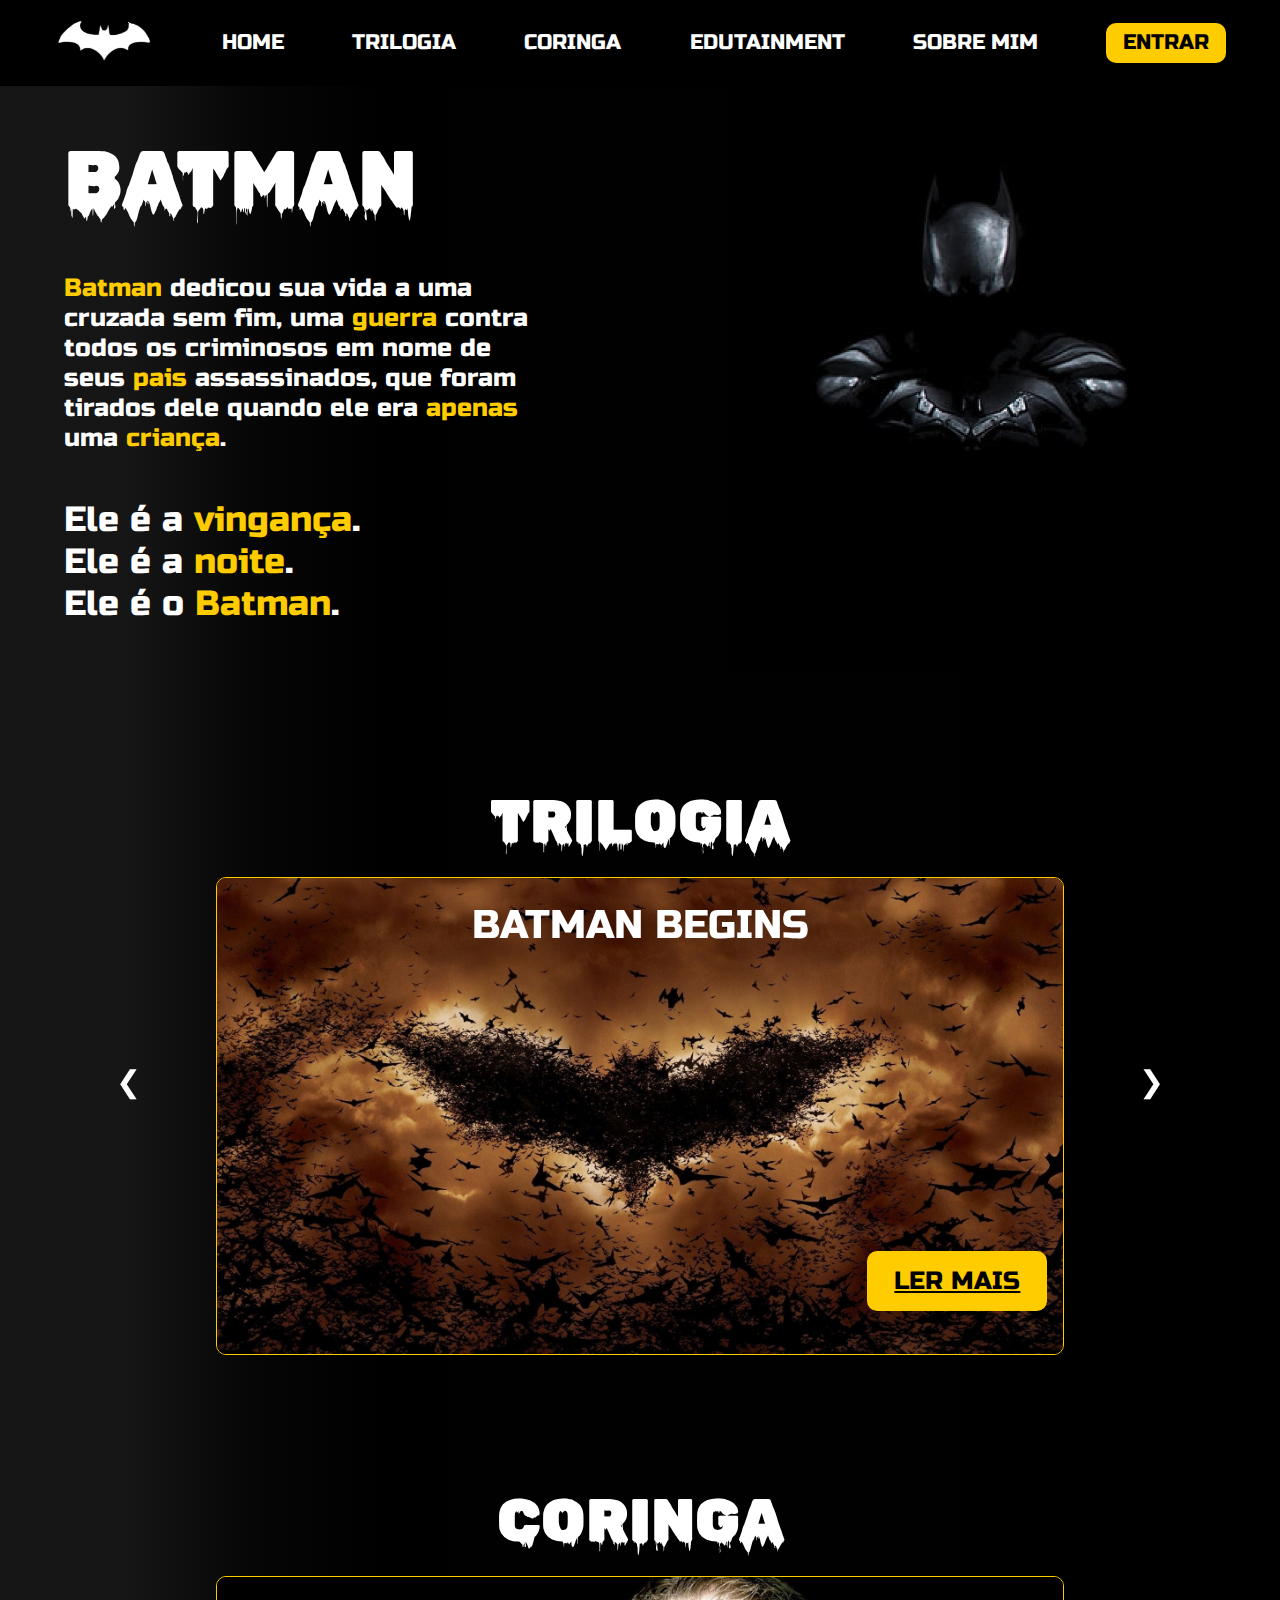
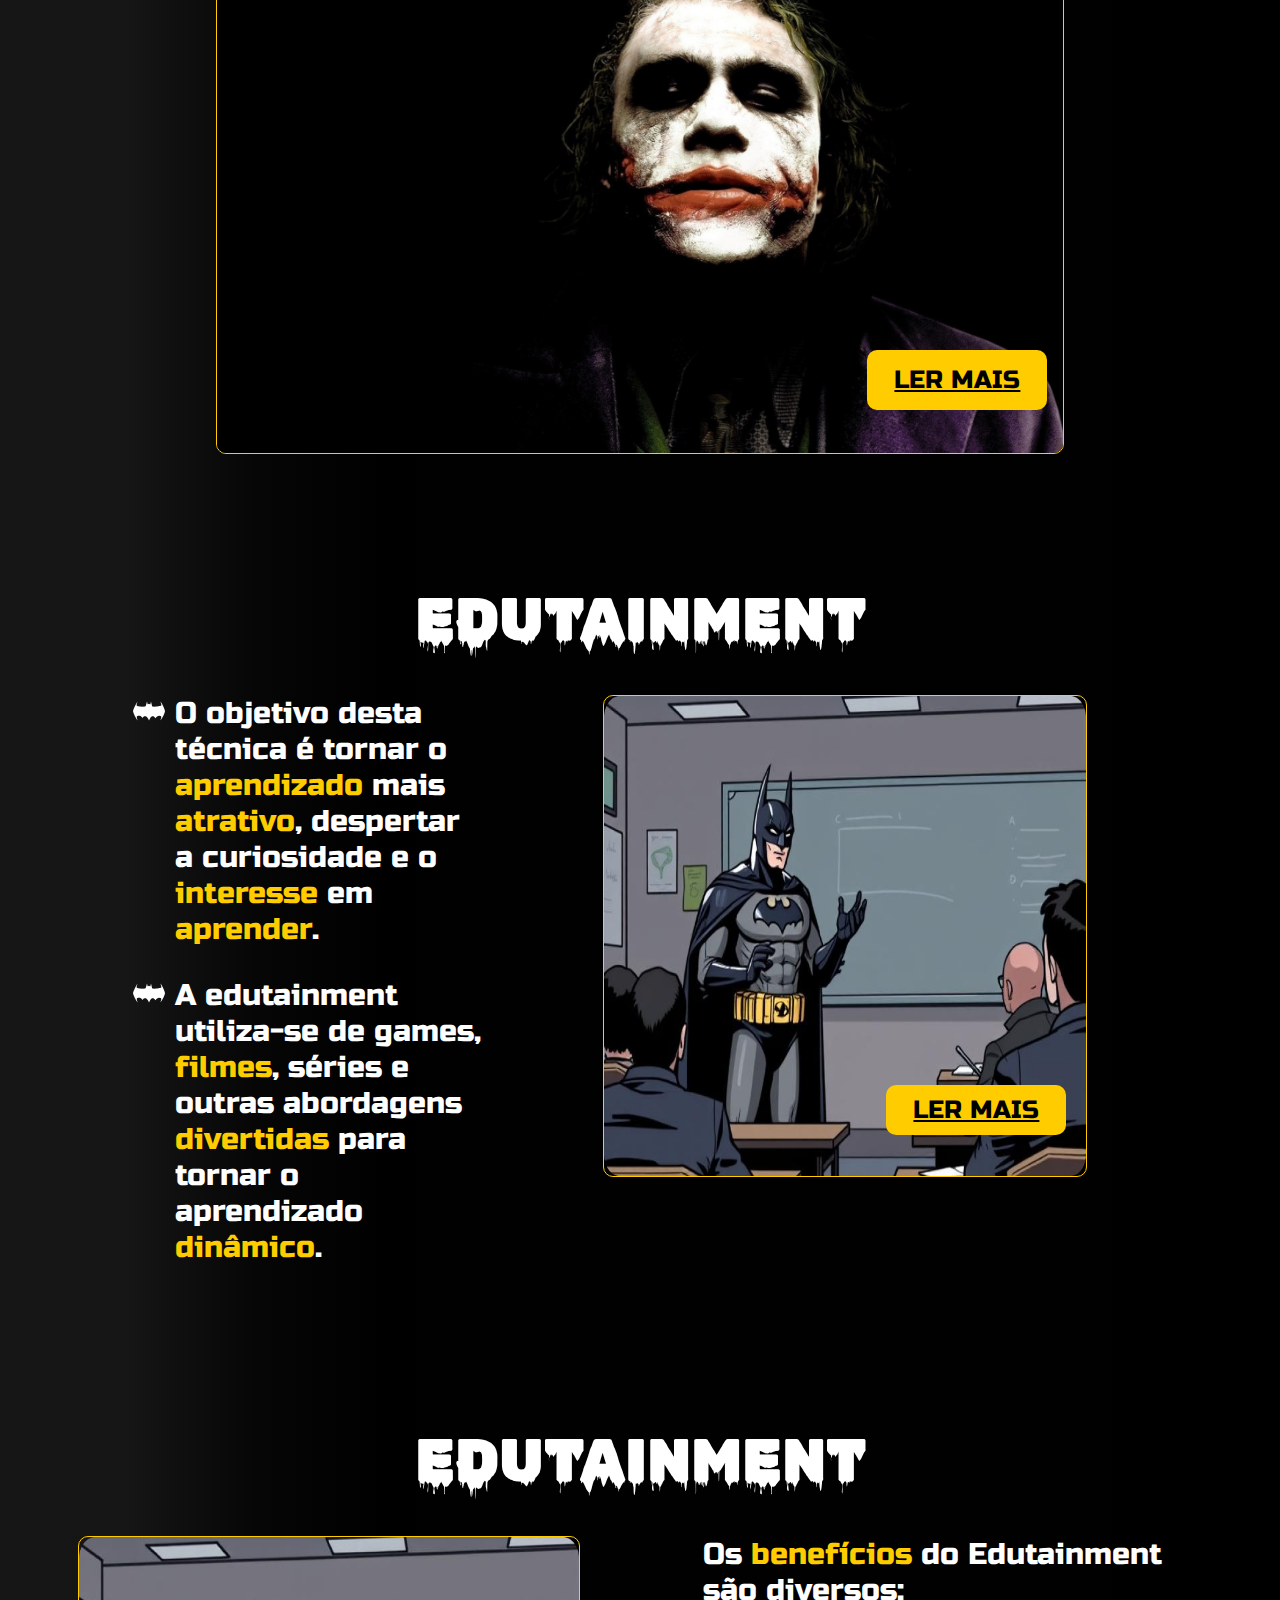
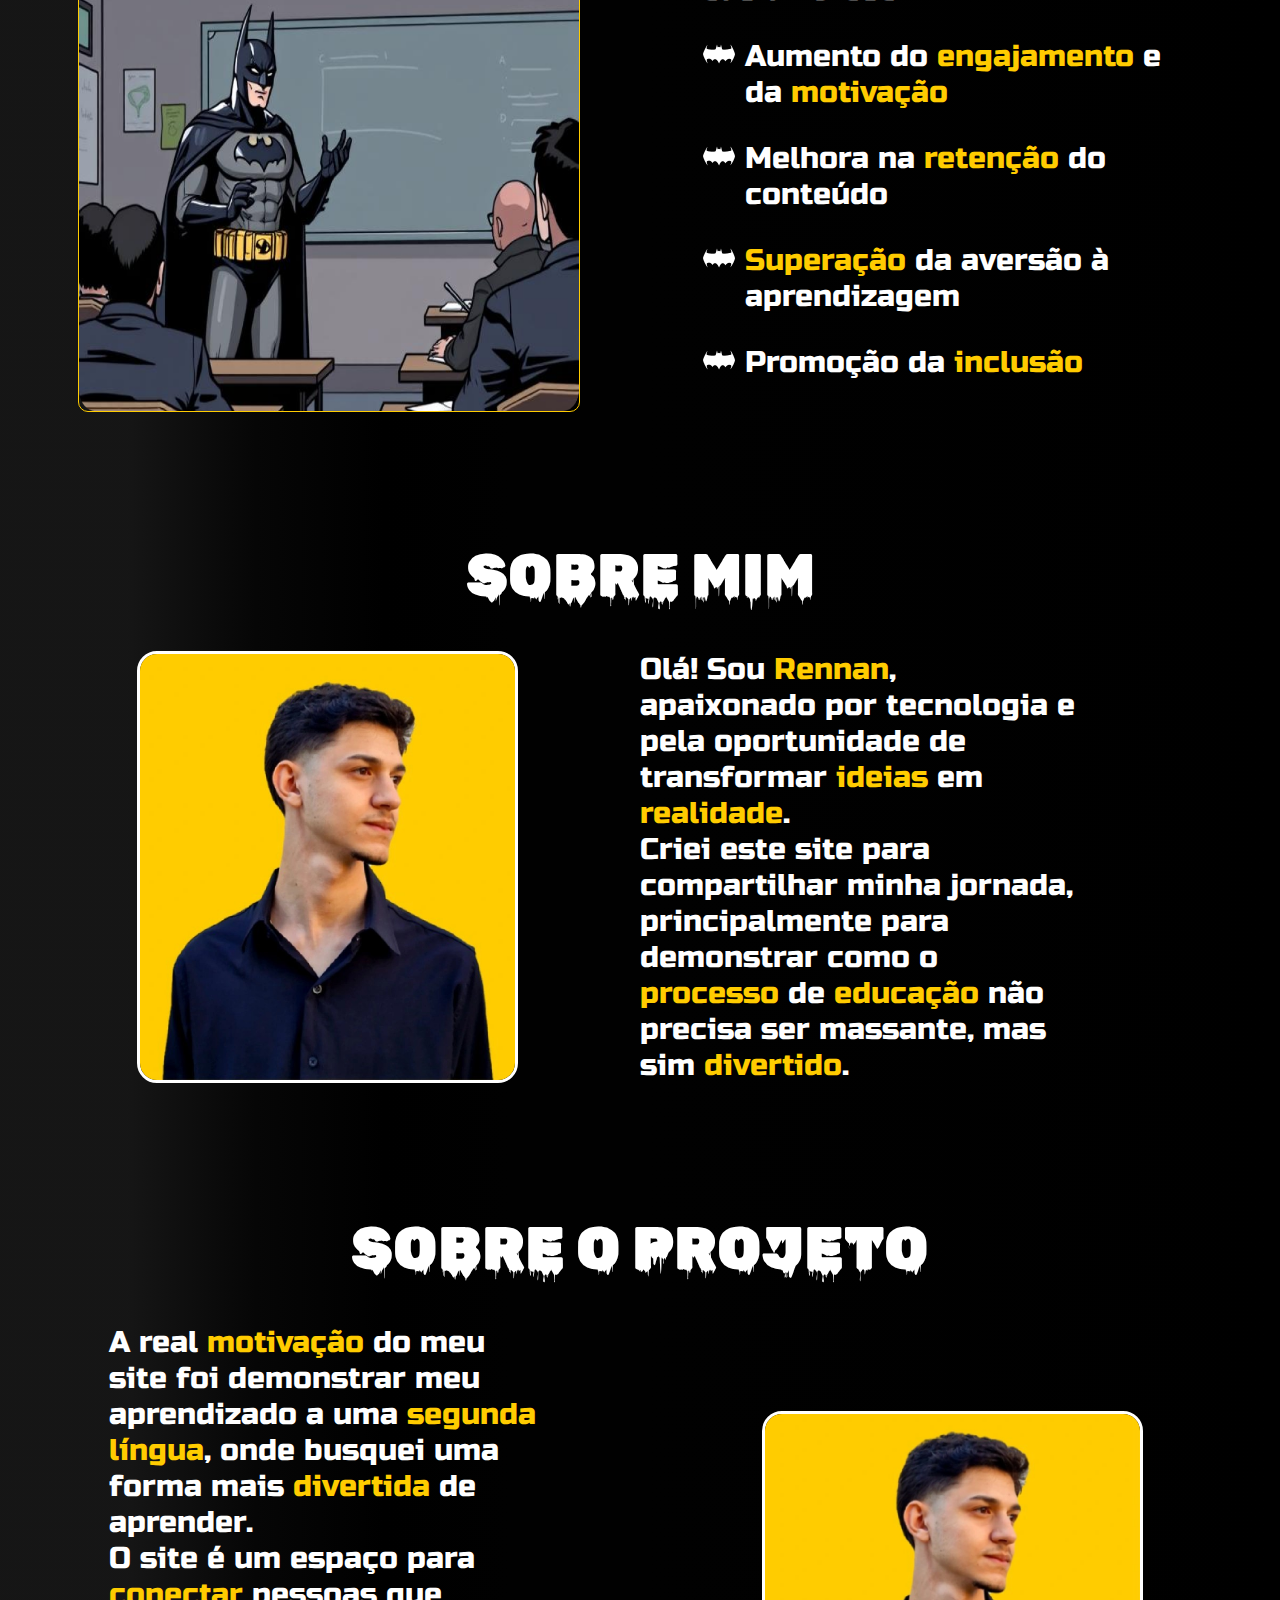
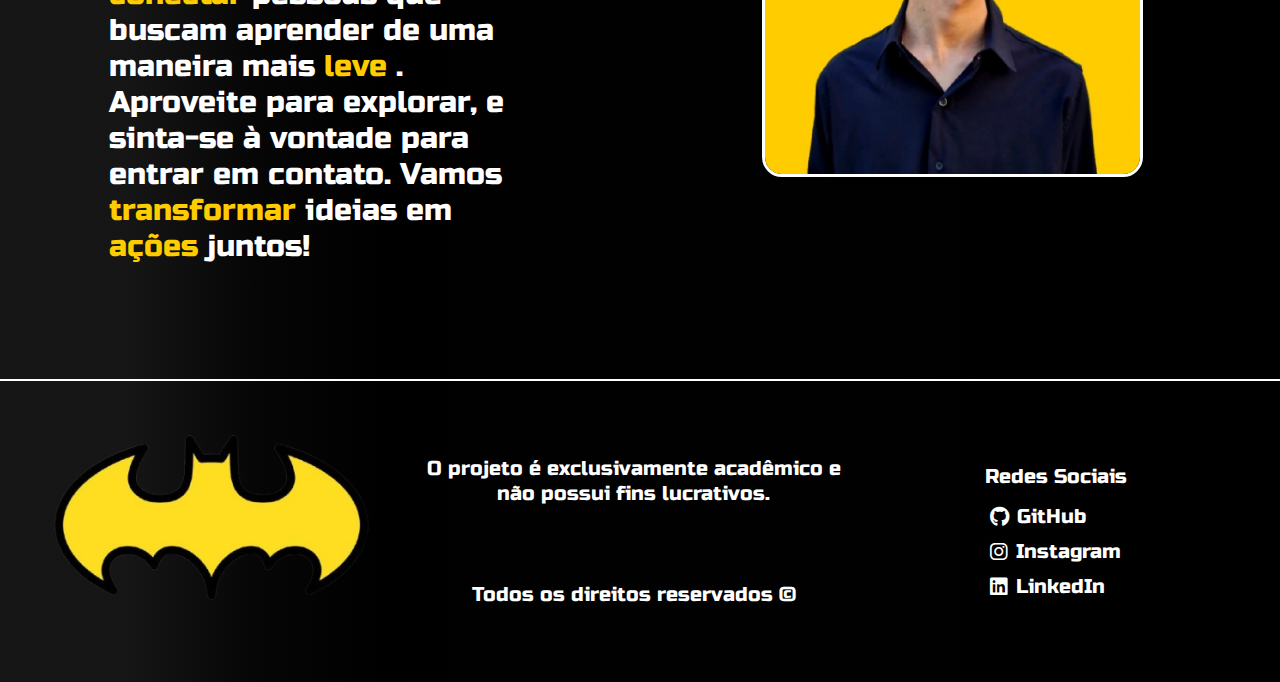
<file: web-data-viz/public/index.html>
<!DOCTYPE html>
<html lang="pt-br">

<head>
    <meta charset="UTF-8">
    <meta name="viewport" content="width=device-width, initial-scale=1.0">
    <title>BatSite</title>
    <link rel="stylesheet" href="css/style.css">
    <link rel="stylesheet" href="https://cdnjs.cloudflare.com/ajax/libs/font-awesome/6.5.1/css/all.min.css">
    <link rel="icon" href="assets/logo.png" type="image/x-icon">
</head>

<body>
    <section class="container">
        <nav>
            <img src="assets/logo.png" alt="logo-batman">
            <a href="#">HOME</a>
            <a href="#trilogia">TRILOGIA</a>
            <a href="#coringa">CORINGA</a>
            <a href="#edutainment">EDUTAINMENT</a>
            <a href="#sobremim">SOBRE MIM</a>
            <a href="auth/bat-login.html" class="btn-amarelo">ENTRAR</a>
        </nav>

        <div class="home">
            <div class="txthome">
                <h1>BATMAN</h1>
                <span class="textoPrincipal"><span class="yellowWord">Batman</span> dedicou sua vida a uma cruzada sem
                    fim, uma <span class="yellowWord">guerra</span> contra todos os criminosos em nome de seus <span
                        class="yellowWord">pais</span> assassinados, que foram tirados dele quando ele era <span
                        class="yellowWord">apenas</span> uma <span class="yellowWord">criança</span>.</span>

                <div class="frasesImpactantes">
                    <p>Ele é a <span class="yellowWord">vingança</span>.</p>
                    <p>Ele é a <span class="yellowWord">noite</span>.</p>
                    <p>Ele é o <span class="yellowWord">Batman</span>.</p>
                </div>
            </div>
            <img src="assets/batman 1.png">
        </div>
        <div class="container2">
            <div id="trilogia" class="trilogia">
                <h1>TRILOGIA</h1>
                <div class="imgCard">
                    <div class="flip-card-front">
                        <span id="card-title">BATMAN BEGINS</span>
                        <img id="card-image" src="assets/BEGIN.jpg" alt="card-begins">
                        <!-- Alteração: Adicionei o id "lerMais" aqui -->
                        <a class="btn-amarelo" id="lerMais" href="https://dublagem.fandom.com/wiki/Batman_Begins" target="_blank">LER MAIS</a>
                    </div>
                </div>
                <button class="btn-prev" onclick="changeImage(-1)">&#10094;</button>
                <button class="btn-next" onclick="changeImage(1)">&#10095;</button>
            </div>
            
            

            <div id="coringa" class="coringa">
                <h1>CORINGA</h1>
                <div class="imgCard">
                    <img src="assets/coringa.jpg" alt="card-begins">
                    <a class="btn-amarelo" target="_blank" href="https://batman.fandom.com/pt-br/wiki/Coringa_(Heath_Ledger)">LER MAIS</a>
                </div>
            </div>

            <div id="edutainment" class="edutainment">
                <h1>EDUTAINMENT</h1>
                <div class="conteudo">
                    <div class="textosedutainment">
                        <ul>
                            <div class="bloco1">
                                <img  src="assets/list-icon.png" alt="">
                                <li>O objetivo desta técnica é tornar o <span class="yellowWord">aprendizado</span> mais
                                    <span class="yellowWord">atrativo</span>, despertar a curiosidade e o <span
                                        class="yellowWord">interesse</span> em <span class="yellowWord">aprender</span>.
                                </li>
                            </div>
                            <div class="bloco1">
                                <img src="assets/list-icon.png" alt="">
                                <li>A edutainment utiliza-se de games, <span class="yellowWord">filmes</span>, séries e
                                    outras
                                    abordagens <span class="yellowWord">divertidas</span> para tornar
                                    o aprendizado <span class="yellowWord">dinâmico</span>.</li>
                            </div>
                        </ul>
                    </div>
                    <div class="imgCard2">
                        <a class="btn-amarelo" href="https://blog.khanacademy.org/pt-br/edutainment-como-utilizar/#:~:text=Edutainment%2C%20ou%20entretenimento%20educativo%2C%20refere,vez%20de%20uma%20tarefa%20%C3%A1rdua." target="_blank">LER MAIS</a>
                        <img src="assets/batmanaula1.png" alt="batman-dando-aula">
                    </div>
                </div>
            </div>

            <div class="edutainment">
                <h1>EDUTAINMENT</h1>
                <div class="conteudo1">
                    <div class="imgCard">
                        <img src="assets/batmanaula1.png" alt="batman-dando-aula">
                    </div>
                    <div class="textos">
                        <span>
                            Os <span class="yellowWord">benefícios</span> do Edutainment são diversos:
                        </span>
                        <div class="bloco1">
                            <img src="assets/list-icon.png" alt="">
                            <li>Aumento do <span class="yellowWord"> engajamento</span> e da <span
                                    class="yellowWord">motivação</span> </li>
                        </div>
                        <div class="bloco1">
                            <img src="assets/list-icon.png" alt="bat-list">
                            <li>Melhora na <span class="yellowWord">
                                    retenção
                                </span> do conteúdo</li>
                        </div>
                        <div class="bloco1">
                            <img src="assets/list-icon.png" alt="">
                            <li>
                                <span class="yellowWord">Superação</span>
                                da aversão à aprendizagem
                            </li>
                        </div>
                        <div class="bloco1">
                            <img src="assets/list-icon.png" alt="">
                            <li>Promoção da <span class="yellowWord">inclusão</span></li>
                        </div>
                    </div>
                </div>
            </div>

            <div id="sobremim" class="sobremim">
                <h1>SOBRE MIM</h1>
                <div class="sobremimconteudo">
                    <div class="imgsobremim">
                        <img src="assets/img-rennan.jpg" alt="">
                    </div>
                    <div class="textosobremim">
                        <div class="msg">
                            <p>Olá! Sou <span class="yellowWord">Rennan</span>, apaixonado por tecnologia e pela
                                oportunidade de transformar <span class="yellowWord">ideias</span> em <span
                                    class="yellowWord">realidade</span>.</p>
                            <p>Criei este site para compartilhar minha jornada, principalmente para demonstrar como o
                                <span class="yellowWord">processo</span> de <span class="yellowWord">educação</span> não
                                precisa ser massante, mas sim <span class="yellowWord">divertido</span>. </p>
                        </div>
                    </div>
                </div>
            </div>

            <div class="sobreprojeto">
                <h1>SOBRE O PROJETO</h1>
                <div class="conteudosobreprojeto">
                    <div class="textossobreprojeto">
                     
                            <p>A real <span class="yellowWord">motivação</span> do meu site foi demonstrar meu
                                aprendizado a
                                uma <span class="yellowWord">segunda língua</span>, onde busquei uma forma mais <span
                                    class="yellowWord">divertida</span> de aprender.</p>
                            <p>O site é um espaço para <span class="yellowWord">conectar</span> pessoas que buscam
                                aprender
                                de uma maneira mais <span class="yellowWord">leve</span> . Aproveite para explorar, e
                                sinta-se à vontade para entrar em contato. Vamos<span
                                    class="yellowWord"> transformar</span>
                                ideias em <span class="yellowWord">ações</span> juntos! </p>
                     
                    </div>
                    <div class="imgsobreprojeto">
                        <img src="assets/img-rennan.jpg" alt="">
                    </div>
                </div>
            </div>

            <footer>
                <div class="img">
                    <img src="assets/imgfooter.png" alt="">
                </div>
                <div class="mensagem">
                    <p>O projeto é exclusivamente acadêmico
                        e não possui fins lucrativos.</p>
                    <p>Todos os direitos reservados ©</p>
                </div>
                <div class="redessociais">
                    <span>Redes Sociais</span>
                    <div class="social-container">
                        <a href="https://github.com/RennanSMoura" target="_blank" class="social-link">
                            <i class="fab fa-github"></i> GitHub
                        </a>
                        <a href="https://instagram.com/seu-usuario" class="social-link">
                            <i class="fab fa-instagram"></i> Instagram
                        </a>
                        <a href="https://www.linkedin.com/in/rennan-moura-5947771a3/" target="_blank" class="social-link">
                            <i class="fab fa-linkedin"></i> LinkedIn
                        </a>
                    </div>
                </div>
            </footer>
        </div>
    </section>
</body>
<script src="js/main.js"></script>

</html>
</file>
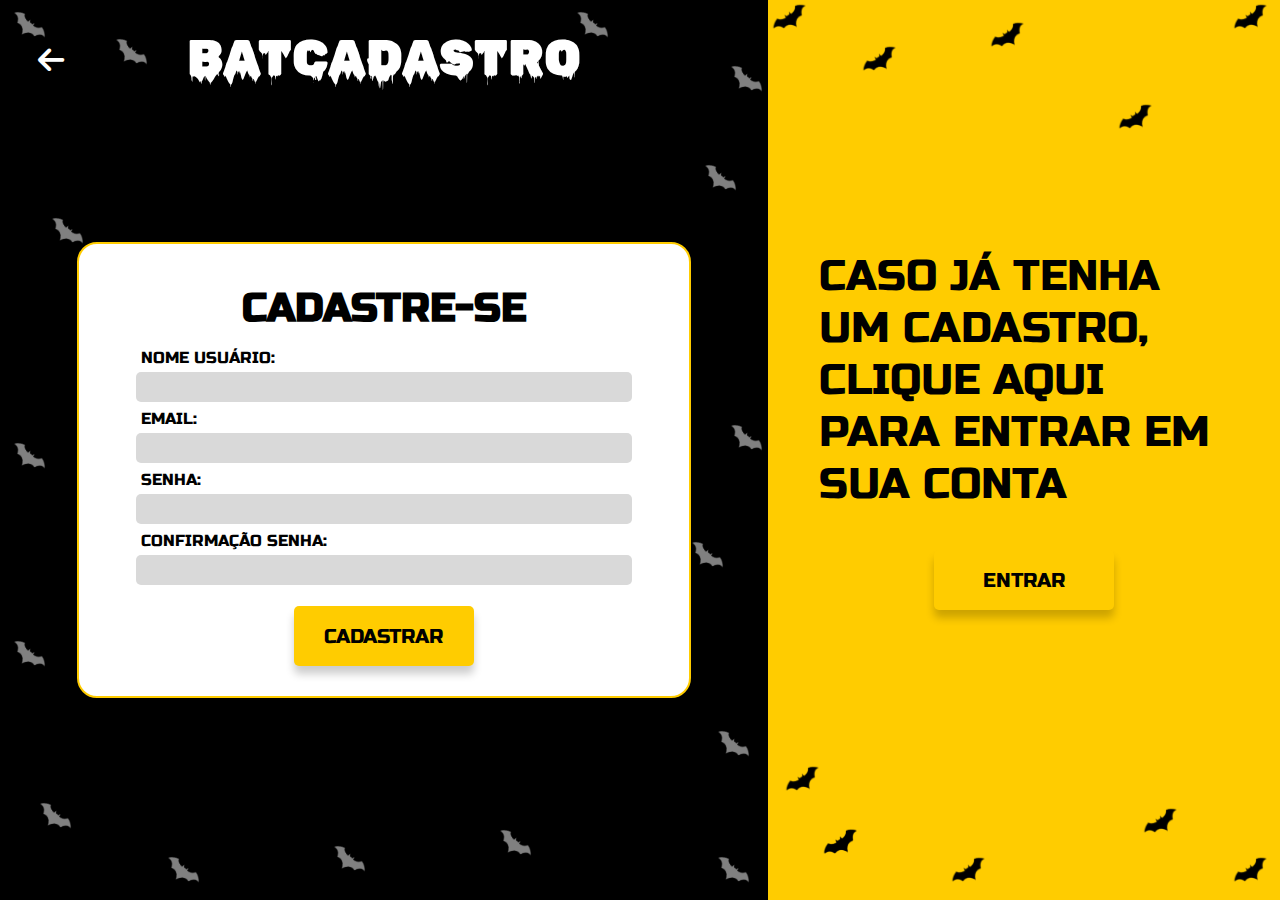
<file: web-data-viz/public/auth/bat-cadastro.html>
<!DOCTYPE html>
<html lang="en">

<head>
    <meta charset="UTF-8">
    <meta name="viewport" content="width=device-width, initial-scale=1.0">
    <title>Document</title>
    <link rel="stylesheet" href="../css/cadastro.css">
    <link href="https://cdnjs.cloudflare.com/ajax/libs/font-awesome/6.0.0-beta3/css/all.min.css" rel="stylesheet">
    <link rel="icon" href="../assets/logo.png" type="image/x-icon">
</head>

<body>
    <section class="container">
      <div class="formulario">
        <a href="../index.html"><i style="color: #fff;position: absolute;right: 95%;top: 5%;font-size: 30px;" class="fa-solid fa-arrow-left"></i></a>
            <h1 class="titulo" style="margin-bottom:40px ;">BATCADASTRO</h1>
            <div class="form">
                <h1>CADASTRE-SE</h1>
                <div class="labels">
                    <label for="">NOME USUÁRIO:</label>
                    <input type="text" id="nome_input">
                </div>
                <div class="labels">
                    <label for="">EMAIL:</label>
                    <input type="text" id="email_input">
                </div>
                <div class="labels">
                    <label for="">SENHA:</label>
                    <input type="password" id="senha_input">
                </div>
                <div class="labels">
                  <label for="">CONFIRMAÇÃO SENHA:</label>
                  <input type="password" id="confirmacao_senha_input">
              </div>
              
                <button class="btn-amarelo" onclick="cadastrar()">CADASTRAR</button>
              </div>
            <img class="batbranco1" src="../assets/bat-white.png" alt="">
            <!-- <img class="batbranco2" src="assets/bat-white.png" alt=""> -->
            <img class="batbranco3" src="../assets/bat-white.png" alt="">
            <!-- <img class="batbranco4" src="../assets/bat-white.png" alt=""> -->
            <img class="batbranco5" src="../assets/bat-white.png" alt="">
            <img class="batbranco6" src="../assets/bat-white.png" alt="">
            <img class="batbranco7" src="../assets/bat-white.png" alt="">
            <!-- <img class="batbranco8" src="../assets/bat-white.png" alt=""> -->
            <img class="batbranco9" src="../assets/bat-white.png" alt="">
            <img class="batbranco10" src="../assets/bat-white.png" alt="">
            <img class="batbranco11" src="../assets/bat-white.png" alt="">
            <img class="batbranco12" src="../assets/bat-white.png" alt="">
            <img class="batbranco13" src="../assets/bat-white.png" alt="">
            <img class="batbranco14" src="../assets/bat-white.png" alt="">
            <img class="batbranco15" src="../assets/bat-white.png" alt="">
            <img class="batbranco16" src="../assets/bat-white.png" alt="">
            <img class="batbranco17" src="../assets/bat-white.png" alt="">
            <img class="batbranco18" src="../assets/bat-white.png" alt="">
            <img class="batbranco19" src="../assets/bat-white.png" alt="">
        </div>
        <div class="mensagem">
            <div class="morcegos">
                <img class="bat1" src="../assets/silhueta-negra-de-morcego-com-asas-abertas 11.png" alt="">
                <img class="bat2" src="../assets/silhueta-negra-de-morcego-com-asas-abertas 11.png" alt="">
                <img class="bat3" src="../assets/silhueta-negra-de-morcego-com-asas-abertas 11.png" alt="">
                <img class="bat4" src="../assets/silhueta-negra-de-morcego-com-asas-abertas 11.png" alt="">
                <img class="bat5" src="../assets/silhueta-negra-de-morcego-com-asas-abertas 11.png" alt="">
                <img class="bat6" src="../assets/silhueta-negra-de-morcego-com-asas-abertas 11.png" alt="">
                <img class="bat7" src="../assets/silhueta-negra-de-morcego-com-asas-abertas 11.png" alt="">
                <img class="bat8" src="../assets/silhueta-negra-de-morcego-com-asas-abertas 11.png" alt="">
                <img class="bat9" src="../assets/silhueta-negra-de-morcego-com-asas-abertas 11.png" alt="">
                <img class="bat10" src="../assets/silhueta-negra-de-morcego-com-asas-abertas 11.png" alt="">
                <!-- <img class="bat11" src="../assets/silhueta-negra-de-morcego-com-asas-abertas 11.png" alt=""> -->
                <img class="bat12" src="../assets/silhueta-negra-de-morcego-com-asas-abertas 11.png" alt="">
            </div>
            <div class="texto">
                <span>
                    CASO JÁ TENHA UM CADASTRO, CLIQUE AQUI PARA ENTRAR EM SUA CONTA
                </span>
                <button><a style="text-decoration: none; color: #000;" href="bat-login.html">ENTRAR</a></button>
            </div>
        </div>
    </section>
</body>

</html>

<script>
    function cadastrar() {

    var nomeVar = nome_input.value;
    var emailVar = email_input.value;
    var senhaVar = senha_input.value;
    var confirmacaoSenhaVar = confirmacao_senha_input.value;
    var emailChars = emailVar.split('');
    
    if ((nomeVar == "" ||
        emailVar == "" ||
        senhaVar == "" ||
        confirmacaoSenhaVar == "")
        ||
        (!emailChars.includes('@') || !emailChars.includes('.'))
        ||
        (senhaVar !== confirmacaoSenhaVar)
        ){
          alert("Verifique se não há campos em branco ou os dados estão inválidos");
          return false;
        }

   fetch("/usuarios/cadastrar", {
      method: "POST",
      headers: {
        "Content-Type": "application/json",
      },
      body: JSON.stringify({
        nomeServer: nomeVar,
        emailServer: emailVar,
        senhaServer: senhaVar
      }),
    })
      .then(function (resposta) {
        console.log("resposta: ", resposta);

        if (resposta.ok) {

          setTimeout(() => {
            window.location = "../auth/bat-login.html";
          }, "2000");

          limparFormulario();
          finalizarAguardar();
        } else {
          throw "Houve um erro ao tentar realizar o cadastro!";
        }
      })
      .catch(function (resposta) {
        console.log(`#ERRO: ${resposta}`);
        finalizarAguardar();
      });

    return false;
  }
</script>

<script src="../js/sessao.js"></script>
</file>
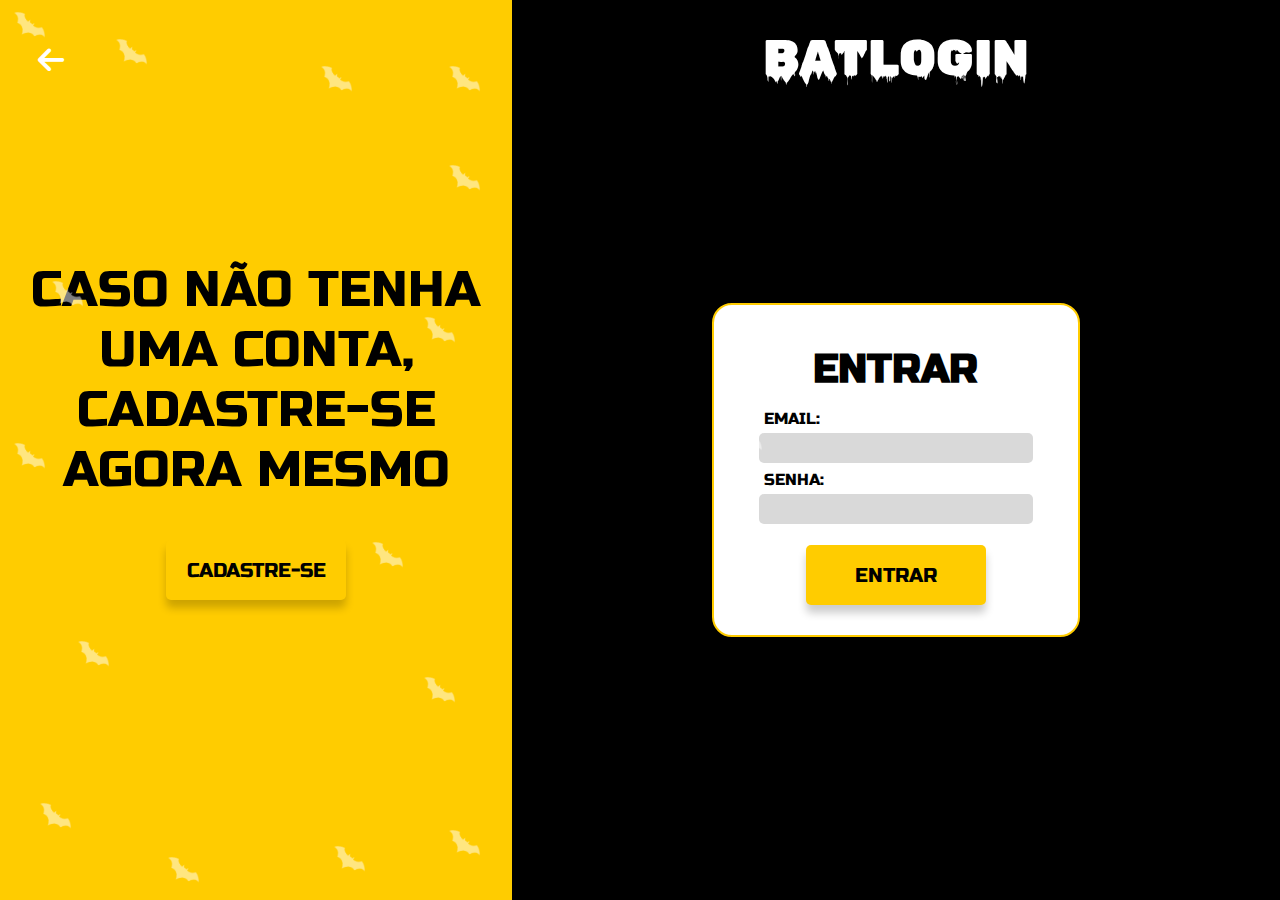
<file: web-data-viz/public/auth/bat-login.html>
<!DOCTYPE html>
<html lang="pt-br">

<head>
    <meta charset="UTF-8">
    <meta name="viewport" content="width=device-width, initial-scale=1.0">
    <title>BatLogin</title>
    <link rel="stylesheet" href="../css/bat-login.css">
    <link href="https://cdnjs.cloudflare.com/ajax/libs/font-awesome/6.0.0-beta3/css/all.min.css" rel="stylesheet"></head>
    <link rel="icon" href="../assets/logo.png" type="image/x-icon">
<body>
    <section class="container">
        <div class="mensagem">
            <a href="../index.html"><i style="color: #fff;position: absolute;right: 95%;top: 5%;font-size: 30px;" class="fa-solid fa-arrow-left"></i></a>            <span>CASO NÃO TENHA UMA CONTA, CADASTRE-SE AGORA MESMO</span>
            <button><a style="text-decoration: none; color: #000;" href="bat-cadastro.html">CADASTRE-SE</a></button>
            <div class="bats">
                <img class="batbranco1" src="../assets/bat-white.png" alt="">
                <!-- <img class="batbranco2" src="../assets/bat-white.png" alt=""> -->
                <img class="batbranco3" src="../assets/bat-white.png" alt="">
                <!-- <img class="batbranco4" src="../assets/bat-white.png" alt=""> -->
                <img class="batbranco5" src="../assets/bat-white.png" alt="">
                <img class="batbranco6" src="../assets/bat-white.png" alt="">
                <img class="batbranco7" src="../assets/bat-white.png" alt="">
                <!-- <img class="batbranco8" src="../assets/bat-white.png" alt=""> -->
                <img class="batbranco9" src="../assets/bat-white.png" alt="">
                <img class="batbranco10" src="../assets/bat-white.png" alt="">
                <img class="batbranco11" src="../assets/bat-white.png" alt="">
                <img class="batbranco12" src="../assets/bat-white.png" alt="">
                <img class="batbranco13" src="../assets/bat-white.png" alt="">
                <img class="batbranco14" src="../assets/bat-white.png" alt="">
                <img class="batbranco15" src="../assets/bat-white.png" alt="">
                <img class="batbranco16" src="../assets/bat-white.png" alt="">
                <img class="batbranco17" src="../assets/bat-white.png" alt="">
                <img class="batbranco18" src="../assets/bat-white.png" alt="">
                <img class="batbranco19" src="../assets/bat-white.png" alt="">
            </div>
        </div>
        <div class="formulario">
            <div class="formulario">
                <div class="form">
                    <h1 class="titulo" style="margin-bottom:40px ;">BATLOGIN</h1>
                    <h1>ENTRAR</h1>
                    <div class="labels">
                        <label for="">EMAIL:</label>
                        <input type="text" id="email_input">
                    </div>
                    <div class="labels">
                        <label for="">SENHA:</label>
                        <input type="password" id="senha_input">
                    </div>
                    <button class="btn-amarelo" onclick="entrar()">ENTRAR</button>
                </div>
            </div>
    </section>
</body>

</html>

<script>
    function entrar() {
        aguardar();

        var emailVar = email_input.value;
        var senhaVar = senha_input.value;

        if (emailVar == "" || senhaVar == "") {

            alert("Mensagem de erro para todos os campos em branco");
            finalizarAguardar();
            return false;
        }
        else {
            setInterval(sumirMensagem, 5000)
        }

        console.log("FORM LOGIN: ", emailVar);
        console.log("FORM SENHA: ", senhaVar);

        fetch("/usuarios/autenticar", {
            method: "POST",
            headers: {
                "Content-Type": "application/json"
            },
            body: JSON.stringify({
                emailServer: emailVar,
                senhaServer: senhaVar
            })
        }).then(function (resposta) {
            console.log("ESTOU NO THEN DO entrar()!")

            if (resposta.ok) {
                console.log(resposta);

                resposta.json().then(json => {
                    console.log(json);
                    console.log(JSON.stringify(json));
                    sessionStorage.EMAIL_USUARIO = json.email;
                    sessionStorage.NOME_USUARIO = json.nome;
                    sessionStorage.ID_USUARIO = json.id;
                    // sessionStorage.AQUARIOS = JSON.stringify(json.aquarios)

                    setTimeout(function () {
                        window.location = "../dashboard/bat-dashboard.html";
                    }, 1000); // apenas para exibir o loading

                });

            } else {

                console.log("Houve um erro ao tentar realizar o login!");

                resposta.text().then(texto => {
                    console.error(texto);
                    finalizarAguardar(texto);
                });
            }

        }).catch(function (erro) {
            console.log(erro);
        })

        return false;
    }

    function sumirMensagem() {
        // cardErro.style.display = "none"
    }
</script>

<script src="../js/sessao.js"></script>
</file>
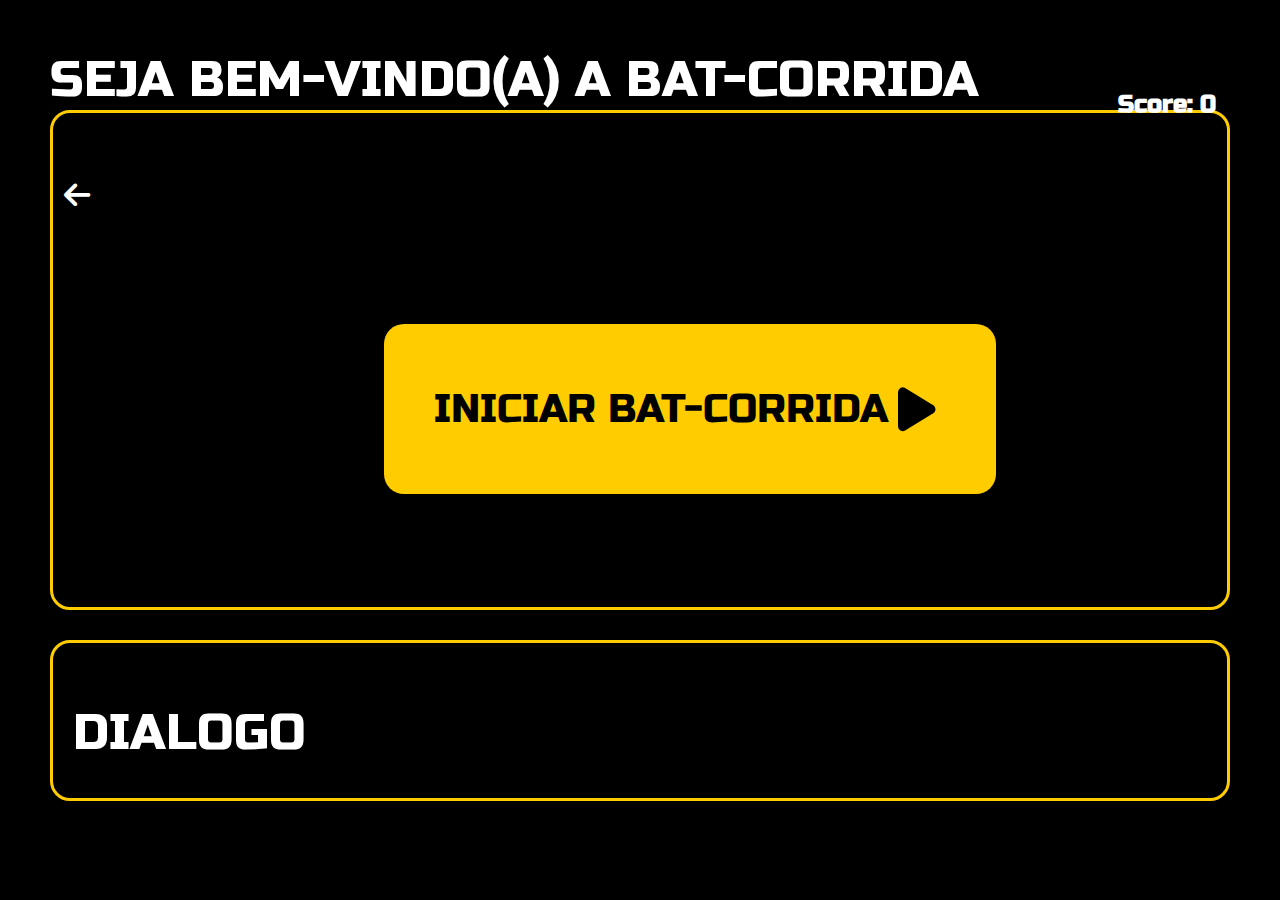
<file: web-data-viz/public/dashboard/batcorrida.html>
<!DOCTYPE html>
<html lang="pt-br">
<head>
    <meta charset="UTF-8">
    <meta name="viewport" content="width=device-width, initial-scale=1.0">
    <title>Bat-Corrida</title>
    <link rel="stylesheet" href="../css/batcorrida.css">
    <link rel="stylesheet" href="https://cdnjs.cloudflare.com/ajax/libs/font-awesome/6.5.1/css/all.min.css">
    <link rel="icon" href="../assets/logo.png" type="image/x-icon">
</head>
<body>
    <section class="container">
        <h1>
           SEJA BEM-VINDO(A) A BAT-CORRIDA
        </h1>
        <a href="../dashboard/bat-dashboard.html"><i style="
        color: #fff;
        position: absolute;
        right: 93%;
        top: 20%;
        font-size: 30px;
        z-index: 1000" class="fa-solid fa-arrow-left"></i></a>
        <div class="game-board" >
            <img src="../assets/batman.gif" alt="" class="batman">
            <img src="../assets/joker.png" alt="" class="joker">
            <img class="clouds" src="../assets/clouds (2).png" alt="">
            <img class="clouds2" src="../assets/clouds (2).png" alt="">
        </div>
        <button id="start-button" class="startButton" onclick="startGame()">INICIAR BAT-CORRIDA <i class="fa-solid fa-play"></i></button>
    <div class="caixadialogo" 
    style="
        border: 3px solid #FFCC00;
        margin-top: 30px;
        border-radius: 20px;
        padding: 20px;">
    <h1 
    style="
        padding-top: 40px;">DIALOGO</h1>
    <div class="dialogos"></div>
</div>
</section>
    <script src="../js/batcorrida.js"></script>
    <script src="../dashboard/grafico.js"></script>
</body>
</html>
</file>
<file: web-data-viz/public/css/style.css>
@import url('https://fonts.googleapis.com/css2?family=Jersey+10&family=Russo+One&display=swap');
@import url('https://fonts.googleapis.com/css2?family=Jersey+10&family=Rubik+Wet+Paint&family=Russo+One&display=swap');

* {
    padding: 0px;
    margin: 0px;
}

html{
    scroll-behavior: smooth;
}

.container {
    background: linear-gradient(270deg,
            rgba(0, 0, 0, 1) 0%,
            rgba(1, 1, 1, 1) 50%,
            rgba(1, 1, 1, 1) 60%,
            rgba(0, 0, 0, 1) 70%,
            rgba(6, 6, 6, 1) 80%,
            rgba(9, 9, 9, .95) 90%);

    width: 100%;
    height: 100%;
}

.container2 {
    display: flex;
    flex-direction: column;
    justify-content: space-between; /* Espaçamento uniforme */
    gap: 100px; /* Espaçamento entre as divs */
    align-items: center;
}

.container2 > div {
    flex: 1 1 30%; /* Flexível, com base de 30% para uniformidade */
    min-width: 250px; /* Tamanho mínimo para garantir que as divs não fiquem muito pequenas */
    padding: 15px; /* Espaçamento interno */
    box-sizing: border-box; /* Para que padding não afete o tamanho total */
    /* border: 1px solid #ccc; Opcional: borda para visualização */
}


nav {
    font-family: "Russo One", sans-serif;
    font-weight: 400;
    font-style: normal;
    color: #ffffff;
    display: flex;
    align-items: center;
    padding: 20px;
    justify-content: space-around;
    position: sticky;
    top: 0;
    z-index: 1;
    background-color: #000000;
    
    & a {
        text-decoration: none;
        font-size: 1.3rem;
        color: #ffffff;
    }

    & img {
        width: 100px;
    }

    & .btn-amarelo {
        display: flex;
        justify-content: center;
        background-color: #FFCC00;
        color: #000000;
        width: 120px;
        height: 40px;
        text-align: center;
        align-items: center;
        border-radius: 10px;
    }
}

.home {
    display: flex;
    width: 100%;
    margin-bottom: 100px;

    & .txthome {
        width: 50%;
    }

    & img {
        width: 50%;
        height: 585px;
        object-fit: contain;
    }

    & .txthome {
        display: flex;
        flex-direction: column;
        justify-content: space-evenly;
        color: #ffffff;
        font-family: "Russo One", sans-serif;
        font-weight: 400;
        font-style: normal;
        padding-left: 5%;
        font-size: 25px;

        & h1 {
            font-family: "Rubik Wet Paint", system-ui;
            font-weight: 400;
            font-style: normal;
            color: #ffffff;
            font-size: 80px;
            display: flex;
        }
    }
}

.textoPrincipal {
    width: 77%;
}

.yellowWord {
    color: #FFCC00;
}

.frasesImpactantes {
    font-size: 35px;

}

.trilogia {
    display: flex;
    flex-direction: column;
    align-items: center;
    /* margin-bottom: 100px; */
    position: relative; 
    width: 85%;
}

.trilogia h1 {
    font-family: "Rubik Wet Paint", system-ui;
    font-weight: 400;
    font-style: normal;
    color: #ffffff;
    font-size: 60px;
    display: flex;
    justify-content: center;
    margin-bottom: 20px;
}


.imgCard .flip-card-front{
    display: flex;
    justify-content: center;
    position: relative;
    width: 100%;
  height: 100%;
  text-align: center;
  transition: transform 0.8s;
  transform-style: preserve-3d;
}

.flip-card:hover .imgCard {
    transform: rotateY(180deg);
  }

  .flip-card-front, .flip-card-back {
    position: absolute;
    width: 100%;
    height: 100%;
    -webkit-backface-visibility: hidden; 
    backface-visibility: hidden;
  }

.imgCard span {
    position: absolute;
    top: 10%;
    left: 50%;
    transform: translate(-50%, -50%);
    z-index: 1;
    color: white;
    font-size: 40px;
    font-family: "Russo One", sans-serif;
    font-weight: 400;
    font-style: normal;
}

.imgCard .btn-amarelo {
    position: absolute;
    bottom: 3%;
    left: 80%;
    transform: translate(-50%, -50%);
    z-index: 1;
    color: white;
    font-size: 25px;
    font-family: "Russo One", sans-serif;
    font-weight: 400;
    font-style: normal;
    display: flex;
    justify-content: center;
    background-color: #FFCC00;
    color: #000000;
    width: 180px;
    height: 60px;
    text-align: center;
    align-items: center;
    border-radius: 10px;
    cursor: pointer;
}

.imgCard img {
    width: 80%;
    border-radius: 10px;
    border: #FFCC00 solid 1px;
    transition: opacity 0.5s ease-in-out;
}

.imgCard img.fade-out {
    opacity: 0; 
}


.btn-prev, .btn-next {
    position: absolute;
    top: 50%;
    transform: translateY(-30%);
    background-color: rgba(255, 255, 255, 0);
    border: none;
    cursor: pointer;
    font-size: 30px;
    color: #ffffff;
    z-index: 1;
    padding: 10px;
}

.btn-prev {
    left: 10px; 
}

.btn-next {
    right: 10px;
}




.coringa {
    display: flex;
    flex-direction: column;
    align-items: center;
    /* margin-bottom: 100px; */
    width: 85%;
    & h1 {
        font-family: "Rubik Wet Paint", system-ui;
        font-weight: 400;
        font-style: normal;
        color: #ffffff;
        font-size: 60px;
        display: flex;
        justify-content: center;
        margin-bottom: 20px;
    }

    & .imgCard {
        display: flex;
        justify-content: center;
        position: relative;

        & span {
            position: absolute;
            top: 10%;
            left: 50%;
            transform: translate(-50%, -50%);
            z-index: 1;
            color: white;
            font-size: 40px;
            font-family: "Russo One", sans-serif;
            font-weight: 400;
            font-style: normal;
        }

        & .btn-amarelo {
            position: absolute;
            bottom: 3%;
            left: 80%;
            transform: translate(-50%, -50%);
            z-index: 1;
            font-size: 25px;
            font-family: "Russo One", sans-serif;
            font-weight: 400;
            font-style: normal;
            display: flex;
            justify-content: center;
            background-color: #FFCC00;
            color: #000000;
            width: 180px;
            height: 60px;
            text-align: center;
            align-items: center;
            border-radius: 10px;
            cursor: pointer;
        }
    }

    & .imgCard img {
        width: 80%;
    }
}

.edutainment {
    /* margin-bottom: 100px; */

}

.edutainment h1 {
    color: #ffffff;
    font-family: "Rubik Wet Paint", system-ui;
    font-weight: 400;
    font-style: normal;
    font-size: 60px;
    text-align: center;
    margin-bottom: 40px;
}

.edutainment .conteudo {
    display: flex;
}


.edutainment .conteudo .textosedutainment {
    width: 70%;
    display: flex;
    justify-content: center;

    & ul {
        color: #ffffff;
        font-size: 30px;
        font-family: "Russo One", sans-serif;
        font-weight: 400;
        font-style: normal;
        width: 60%;
        display: flex;
        flex-direction: column;
        justify-content: space-between;

        & .bloco1 {
            margin-bottom: 30px;
        }

        & .bloco1,
        .bloco2 {
            display: flex;

            & img {
                width: 32px;
                height: 32px;
                margin-right: 10px;
                
            }
        }
    }
}

.edutainment .conteudo .imgCard2 {
    position: relative;
    max-width: 80%;
    padding-right: 60px;
    
}

.edutainment .conteudo .imgCard2 img {
    width: 80%;
    height: 80%;
    border-radius: 10px;
    border: #FFCC00 solid 1px;
}

.edutainment .conteudo .imgCard2 .btn-amarelo {
    display: flex;
    justify-content: center;
    background-color: #FFCC00;
    color: #000000;
    width: 180px;
    height: 50px;
    text-align: center;
    align-items: center;
    border-radius: 10px;
    cursor: pointer;
    position: absolute;
    z-index: 1;
    font-size: 25px;
    font-family: "Russo One", sans-serif;
    font-weight: 400;
    font-style: normal;
    top: 65%;
    right: 30%;
}

.edutainment .conteudo .textosedutainment ul {
    display: flex;
}

.edutainment .conteudo .textosedutainment ul li {
    list-style-type: none;
}

.conteudo1 {
    display: flex;
    width: 100%;

    & span {
        margin-bottom: 30px;
    }
}

.conteudo1 .imgCard {
    width: 50%;
    padding-left: 5%;


    & img {
        width: 80%;
        height: 100%;
    }
}

.conteudo1 .textos {
    width: 50%;
    color: #ffffff;
    font-size: 30px;
    font-family: "Russo One", sans-serif;
    font-weight: 400;
    font-style: normal;
    width: 40%;

}

.edutainment .conteudo1 .textos {
    display: flex;
    flex-direction: column;
    justify-content: space-between;


    & .bloco1,
    .bloco2 {
        display: flex;
        margin-bottom: 30px;

        & img {
            width: 32px;
            height: 32px;
            margin-right: 10px;
        }
    }
}

.edutainment .conteudo1 .textos {
    list-style-type: none;
}

.sobremim {

    /* margin-bottom: 100px; */
    /* width: 85%; */

    & h1 {
        color: #ffffff;
        font-family: "Rubik Wet Paint", system-ui;
        font-weight: 400;
        font-style: normal;
        font-size: 60px;
        text-align: center;
        margin-bottom: 40px;
    }


    & .sobremimconteudo {
        display: flex;
        justify-content: center;



        & .imgsobremim {
            width: 50%;
            display: flex;
            justify-content: center;


            & img {
                width: 60%;
                border-radius: 20px;
                border: solid 3px #FFF;
                object-fit: cover;
            }
        }

        & .textosobremim {
            width: 50%;
            display: flex;
            flex-direction: column;
            justify-content: space-between;

            & .msg p {
                
                width: 70%;
                color: #ffffff;
                font-size: 30px;
                font-family: "Russo One", sans-serif;
                font-weight: 400;
                font-style: normal;
            }
        }
    }
}

.sobreprojeto {
/* margin-bottom: 100px; */

/* width: 85%; */
    & .conteudosobreprojeto {
        display: flex;
        justify-content: center;
    }

    & h1 {
        color: #ffffff;
        font-family: "Rubik Wet Paint", system-ui;
        font-weight: 400;
        font-style: normal;
        font-size: 60px;
        text-align: center;
        margin-bottom: 40px;
    }

    & .conteudosobreprojeto {
        display: flex;

        & .textossobreprojeto {
            width: 50%;
            display: flex;
            flex-direction: column;
            justify-content: space-around;
            height: 80%;
            display: flex;
            flex-direction: column;
            justify-content: space-between;
            align-items: center;

            & p {
                height: 80%;
                width: 70%;
                color: #ffffff;
                font-size: 30px;
                font-family: "Russo One", sans-serif;
                font-weight: 400;
                font-style: normal;
            }

        }

        & .imgsobreprojeto {
            width: 50%;
            display: flex;
            justify-content: center;
            width: 50%;
            align-items: center;


            & img{
                width: 60%;
                border-radius: 20px;
                border: solid 3px #FFF;
                object-fit: cover;
                height: 360px
            }
        }
    }
}



footer {
    display: flex;
    width: 100%;
    border-top: 2px solid #ffffff;


    & .img {
        width: 33%;
        display: flex;
        flex-direction: column;
        align-items: center;
        justify-content: center;

    }

    & .mensagem {
        display: flex;
        flex-direction: column;
        align-items: center;
        justify-content: space-evenly;
        text-align: center;
        width: 33%;
        color: #ffffff;
        font-size: 20px;
        font-family: "Russo One", sans-serif;
        font-weight: 400;
        font-style: normal;
        
    }

    & .redessociais {
        display: flex;
        flex-direction: column;
        align-items: center;
        justify-content: center;
        width: 33%;
        color: #ffffff;
        font-size: 20px;
        font-family: "Russo One", sans-serif;
        font-weight: 400;
        font-style: normal;


        &  .social-container {
            display: flex;
            flex-direction: column;
            gap: 10px;
            margin-top: 15px;
            justify-content: space-between;
        }
        
        .social-link {
            display: flex;
            align-items: center;
            font-size: 20px;
            color: #ffffff;
            text-decoration: none;
        }

        .social-link i {
            margin-right: 8px;
        }
    }
}
</file>
<file: web-data-viz/public/css/cadastro.css>
@import url('https://fonts.googleapis.com/css2?family=Jersey+10&family=Russo+One&display=swap');
@import url('https://fonts.googleapis.com/css2?family=Jersey+10&family=Rubik+Wet+Paint&family=Russo+One&display=swap');

*{
    padding: 0;
    margin: 0;
    box-sizing: border-box;
}

.container{
    display: flex;
    height: 100vh;
    width: 100%;
}

.container .formulario{
    width: 60%;
    display: flex;
    flex-direction: column;
    /* background-image: url('../assets/gotham.png'); Se o CSS estiver em uma pasta separada */
    background-size: contain; 
    background-repeat: no-repeat;
    background-position: center; 
    background-color: #000000;
    align-items: center;
    justify-content: center ;
    font-family: "Russo One", sans-serif;
    font-weight: 400;
    font-style: normal;
}

.container .formulario h1{
    color: #000000;
    font-size: 40px;
    margin: 10px;
}

.container .formulario .titulo{
    font-family: "Rubik Wet Paint", system-ui;
    font-weight: 400;
    font-style: normal;
    font-size: 50px;
}




.container .formulario label{
    color: #000000;
    margin: 5px;
}

.container .formulario .titulo{
    text-align: center;
    position: absolute;
    top: 2%;
    color: #ffffff;

}

.container .formulario .form{
    display: flex;
    flex-direction: column;
    background-color: #ffffff;
    border: 2px solid #FFCC00;
    border-radius: 20px;
    width: 80%;
    padding: 20px;
    justify-content: space-around;
    text-align: center;
    align-items: center;
    padding: 30px;
    margin-top: 40px;    
}

.container .formulario .form .labels{
    display: flex;
    flex-direction: column;
    margin: 1px;
    width: 90%;
}
.container .formulario .form .labels label{
    justify-content: flex-start;
    display: flex;
}

.container .formulario .form input{
    background-color: #D9D9D9;
    border: none;
    height: 30px;
    border-radius: 5px;
    padding: 10px;
}

.btn-amarelo {
    font-size: 20px;
    font-family: "Russo One", sans-serif;
    font-weight: 400;
    font-style: normal;
    background-color: #FFCC00;
    color: #000000;
    width: 180px;
    height: 60px;
    border-radius: 5px;
    box-shadow: 0 8px 8px rgba(0, 0, 0, 0.2); 
    border: 0;
    margin-top: 20px;
}


.container .mensagem{
    background-color: #FFCC00;
    width: 40%;
}

.container .mensagem .morcegos img{
position: absolute;
}

.container .mensagem span{
    font-size: 43px;
    font-family: "Russo One", sans-serif;
    font-weight: 400;
    font-style: normal;
    width: 80%;
}

.bat1{
    bottom: 0;
    right: 0;
    width: 55px;
}

.bat2{
    width: 55px;
    top: 0;
    right: 36%;
}
.bat3{
    width: 55px;
    top: 42px;
    right: 29%;
}
.bat4{
    width: 55px;
    top: 18px;
    right: 19%;
}

.bat5{
    width: 55px;
    top: 100px;
    right: 9%;
}

.bat6{
    width: 55px;
    bottom: 28px;
    right: 32%;
}
.bat7{
    width: 55px;
    bottom: 91px;
    right: 35%;
}


.bat8{
    width: 55px;
    bottom: 28px;
    right: 32%;
}

.bat9{
    width: 55px;
    top: 0;
    right: 0%;
}
.bat10{
    width: 55px;
    bottom: 0px;
    right: 22%;
}

.bat11{
    width: 55px;
    bottom: 35px;
    right: 15%;
}

.bat12{
    width: 55px;
    bottom: 49px;
    right: 7%;
}

.batbranco1{
    position: absolute;
    width: 55px;
    left: 0%;
    top: 0px;
    opacity: 0.5;
}
.batbranco2{
    position: absolute;
    width: 55px;
    left: 4%;
    top: 5%;
    opacity: 0.5;
}
.batbranco3{
    position: absolute;
    width: 55px;
    left: 8%;
    top: 3%;
    opacity: 0.5;
}
.batbranco4{
    position: absolute;
    width: 55px;
    left: 12%;
    top: 6%;
    opacity: 0.5;
}
.batbranco5{
    position: absolute;
    width: 55px;
    left: 56%;
    top: 6%;
    opacity: 0.5;
}
.batbranco6{
    position: absolute;
    width: 55px;
    left: 44%;
    top: 0%;
    opacity: 0.5;
}
.batbranco7{
    position: absolute;
    width: 55px;
    left: 54%;
    top: 17%;
    opacity: 0.5;
}
.batbranco8{
    position: absolute;
    width: 55px;
    left: 53%;
    top: 0%;
    opacity: 0.5;
}
.batbranco9{
    position: absolute;
    width: 55px;
    left: 3%;
    bottom: 71%;
    opacity: 0.5
}
.batbranco10{
    position: absolute;
    width: 55px;
    left: 0%;
    bottom: 24%;
    opacity: 0.5;
}
.batbranco11{
    position: absolute;
    width: 55px;
    left: 25%;
    bottom: 11px;
    opacity: 0.5;
}
.batbranco12{
    position: absolute;
    width: 55px;
    left: 56%;
    bottom: 48%;
    opacity: 0.5;
}
.batbranco13{
    position: absolute;
    width: 55px;
    left: 38%;
    bottom: 3%;
    opacity: 0.5;
}
.batbranco14{
    position: absolute;
    width: 55px;
    left: 0%;
    bottom: 46%;
    opacity: 0.5;
}
.batbranco15{
    position: absolute;
    width: 55px;
    left: 53%;
    bottom: 35%;
    opacity: 0.5;
}
.batbranco16{
    position: absolute;
    width: 55px;
    left: 55%;
    bottom: 0;
    opacity: 0.5;
}
.batbranco17{
    position: absolute;
    width: 55px;
    left: 12%;
    bottom: 0;
    opacity: 0.5;
}
.batbranco18{
    position: absolute;
    width: 55px;
    left: 2%;
    bottom: 6%;
    opacity: 0.5;
}
.batbranco19{
    position: absolute;
    width: 55px;
    left: 55%;
    bottom: 14%;
    opacity: 0.5;
}


.container .mensagem{
    display: flex;
    flex-direction: column;
    justify-content: center;
    align-items: center;
}

.container .mensagem .texto{
    display: flex;
    flex-direction: column;
    justify-content: center;
    align-items: center;
    z-index: 1;


    & button{
        font-size: 20px;
        font-family: "Russo One", sans-serif;
        font-weight: 400;
        font-style: normal;
        justify-content: center;
        background-color: #FFCC00;
        color: #000000;
        width: 180px;
        height: 60px;
        text-align: center;
        border-radius: 5px;
        box-shadow: 0 8px 8px rgba(0, 0, 0, 0.2); 
        margin: 10px;
        border: 0;
        margin: 40px;
    }

    & button:hover{
        background-color: #000000;
        color: #FFCC00;
        transition: 2s;
        cursor: pointer;
    }
}
</file>
<file: web-data-viz/public/css/bat-login.css>
@import url('https://fonts.googleapis.com/css2?family=Jersey+10&family=Russo+One&display=swap');
@import url('https://fonts.googleapis.com/css2?family=Jersey+10&family=Rubik+Wet+Paint&family=Russo+One&display=swap');


*{
    padding: 0;
    margin: 0;
    box-sizing: border-box;
}

.container{
    display: flex;
    height: 100vh;
    width: 100%;
}

.container .mensagem{
    background-color: #FFCC00;
    width: 40%;
    display: flex;
    flex-direction: column;
    align-items: center;
    justify-content: center;
}
.container .formulario{
    width: 60%;
    display: flex;
    flex-direction: column;
    /* background-image: url('../assets/gotham.png'); Se o CSS estiver em uma pasta separada */
    background-size: contain; 
    background-repeat: no-repeat;
    background-position: center; 
    background-color: #000000;
    align-items: center;
    justify-content: center ;
    font-family: "Russo One", sans-serif;
    font-weight: 400;
    font-style: normal;
}

.container .formulario h1{
    color: #000000;
    font-size: 40px;
    margin: 10px;
}

.container .formulario .titulo{
    font-family: "Rubik Wet Paint", system-ui;
    font-weight: 400;
    font-style: normal;
    font-size: 50px;
}




.container .formulario label{
    color: #000000;
    margin: 5px;
}

.container .formulario .titulo{
    text-align: center;
    position: absolute;
    top: 2%;
    color: #ffffff;

}

.container .formulario .form{
    display: flex;
    flex-direction: column;
    background-color: #ffffff;
    border: 2px solid #FFCC00;
    border-radius: 20px;
    width: 80%;
    padding: 20px;
    justify-content: space-around;
    text-align: center;
    align-items: center;
    padding: 30px;
    margin-top: 40px;    
}

.container .formulario .form .labels{
    display: flex;
    flex-direction: column;
    margin: 1px;
    width: 90%;
}
.container .formulario .form .labels label{
    justify-content: flex-start;
    display: flex;
}

.container .formulario .form input{
    background-color: #D9D9D9;
    border: none;
    height: 30px;
    border-radius: 5px;
    padding: 10px;
}

.btn-amarelo {
    font-size: 20px;
    font-family: "Russo One", sans-serif;
    font-weight: 400;
    font-style: normal;
    background-color: #FFCC00;
    color: #000000;
    width: 180px;
    height: 60px;
    border-radius: 5px;
    box-shadow: 0 8px 8px rgba(0, 0, 0, 0.2); 
    border: 0;
    margin-top: 20px;
}

.mensagem span{
    color: #000000;
    font-family: "Russo One", sans-serif;
    font-weight: 400;
    font-style: normal;
    font-size: 50px;
    text-align: center;
}

.mensagem button{
    font-size: 20px;
    font-family: "Russo One", sans-serif;
    font-weight: 400;
    font-style: normal;
    justify-content: center;
    background-color: #FFCC00;
    color: #000000;
    width: 180px;
    height: 60px;
    text-align: center;
    border-radius: 5px;
    box-shadow: 0 8px 8px rgba(0, 0, 0, 0.2); 
    margin: 10px;
    border: 0;
    margin: 40px;
}



.batbranco1{
    position: absolute;
    width: 55px;
    left: 0%;
    top: 0px;
    opacity: 0.5;
}
.batbranco2{
    position: absolute;
    width: 55px;
    left: 4%;
    top: 5%;
    opacity: 0.5;
}
.batbranco3{
    position: absolute;
    width: 55px;
    left: 8%;
    top: 3%;
    opacity: 0.5;
}
.batbranco4{
    position: absolute;
    width: 55px;
    left: 12%;
    top: 6%;
    opacity: 0.5;
}
.batbranco5{
    position: absolute;
    width: 55px;
    left: 34%;
    top: 6%;
    opacity: 0.5;
}
.batbranco6{
    position: absolute;
    width: 55px;
    left: 24%;
    top: 6%;
    opacity: 0.5;
}
.batbranco7{
    position: absolute;
    width: 55px;
    left: 34%;
    top: 17%;
    opacity: 0.5;
}
.batbranco8{
    position: absolute;
    width: 55px;
    left: 53%;
    top: 0%;
    opacity: 0.5;
}
.batbranco9{
    position: absolute;
    width: 55px;
    left: 3%;
    bottom: 64%;
    opacity: 0.5;
}
.batbranco10{
    position: absolute;
    width: 55px;
    left: 5%;
    bottom: 24%;
    opacity: 0.5;
}
.batbranco11{
    position: absolute;
    width: 55px;
    left: 25%;
    bottom: 11px;
    opacity: 0.5;
}
.batbranco12{
    position: absolute;
    width: 55px;
    left: 56%;
    bottom: 48%;
    opacity: 0.5;
}
.batbranco13{
    position: absolute;
    width: 55px;
    left: 34%;
    bottom: 3%;
    opacity: 0.5;
}
.batbranco14{
    position: absolute;
    width: 55px;
    left: 0%;
    bottom: 46%;
    opacity: 0.5;
}
.batbranco15{
    position: absolute;
    width: 55px;
    left: 28%;
    bottom: 35%;
    opacity: 0.5;
}
.batbranco16{
    position: absolute;
    width: 55px;
    left: 32%;
    bottom: 60%;
    opacity: 0.5;}
.batbranco17{
    position: absolute;
    width: 55px;
    left: 12%;
    bottom: 0;
    opacity: 0.5;
}
.batbranco18{
    position: absolute;
    width: 55px;
    left: 2%;
    bottom: 6%;
    opacity: 0.5;
}
.batbranco19{
    position: absolute;
    width: 55px;
    left: 32%;
    bottom: 20%;
    opacity: 0.5;
}
</file>
<file: web-data-viz/public/css/batcorrida.css>
@import url('https://fonts.googleapis.com/css2?family=Jersey+10&family=Russo+One&display=swap');
@import url('https://fonts.googleapis.com/css2?family=Jersey+10&family=Rubik+Wet+Paint&family=Russo+One&display=swap');


*{
    margin: 0;
    padding: 0;
    box-sizing: border-box;
    font-family: "Russo One", sans-serif;
    font-weight: 400;
    font-style: normal;
}

body{
 background-color: black;  
}

.container{
    padding: 50px;

    & h1{
        color: #fff;
    font-size: 50px;
    }
}

.game-board {
    border-radius: 20px;
    width: 100%;
    height: 500px;
    /* border-bottom: 15px solid #fff; */
    margin: 0 auto;
    position: relative;
    overflow: hidden;
    background-image: url('../assets/predio-gotham.png');
    background-size: cover; 
    background-repeat: no-repeat;
    background-position: center;
    border: 3px solid #FFCC00;
}

.joker{
    position: absolute;
    bottom: 0;
    width: 100px;
    animation: joker-animation 1.4s linear infinite;
}

.batman{
    position: absolute;
    width: 150px;
    bottom: 0;
}

.builds{
    position: absolute;
    width: 800px;
    animation: builds 5s infinite linear;
}

.jump{
    animation: batman-jump 500ms  ease-out;
}

@keyframes joker-animation {

    from{
        right: -80px;
    }

    to{
        right: 100%;
    }
    
}

@keyframes batman-jump {
    0%{
        bottom: 0;
    }

    40%{
        bottom: 180px
    }

    50%{
        bottom: 180px;
    }

    60%{
        bottom: 180px;
    }

    100%{
        bottom: 0;
    }
}

@keyframes clouds {
    from{
        right: -350px;
    }

    to{
        right: 100%;
    }
}
@keyframes clouds2 {
    from{
        right: -350px;
    }

    to{
        right: 100%;
    }
}

.clouds{
    position: absolute;
    top: -185px;
    right: -90px;
    animation: clouds 25s linear infinite;
}

.clouds2{
    right: -180px;
    position: absolute;
    top: -200px;
    opacity: 0.8;
    animation: clouds2 20s linear infinite;
}


#start-button{
    display: flex;
    align-items: center;
    justify-content: center;
    position: absolute;
    left: 30%;
    top: 36%;
    background-color: #FFCC00;
    padding: 50px;
    border: none;
    font-size: 40px;
    border-radius: 20px;

    & i{
        font-size: 50px;
        padding: 10px;
    }
}


.dialogos{
    font-size: 30px;
    padding-top: 15px;
    color: #fff;
}
</file>
